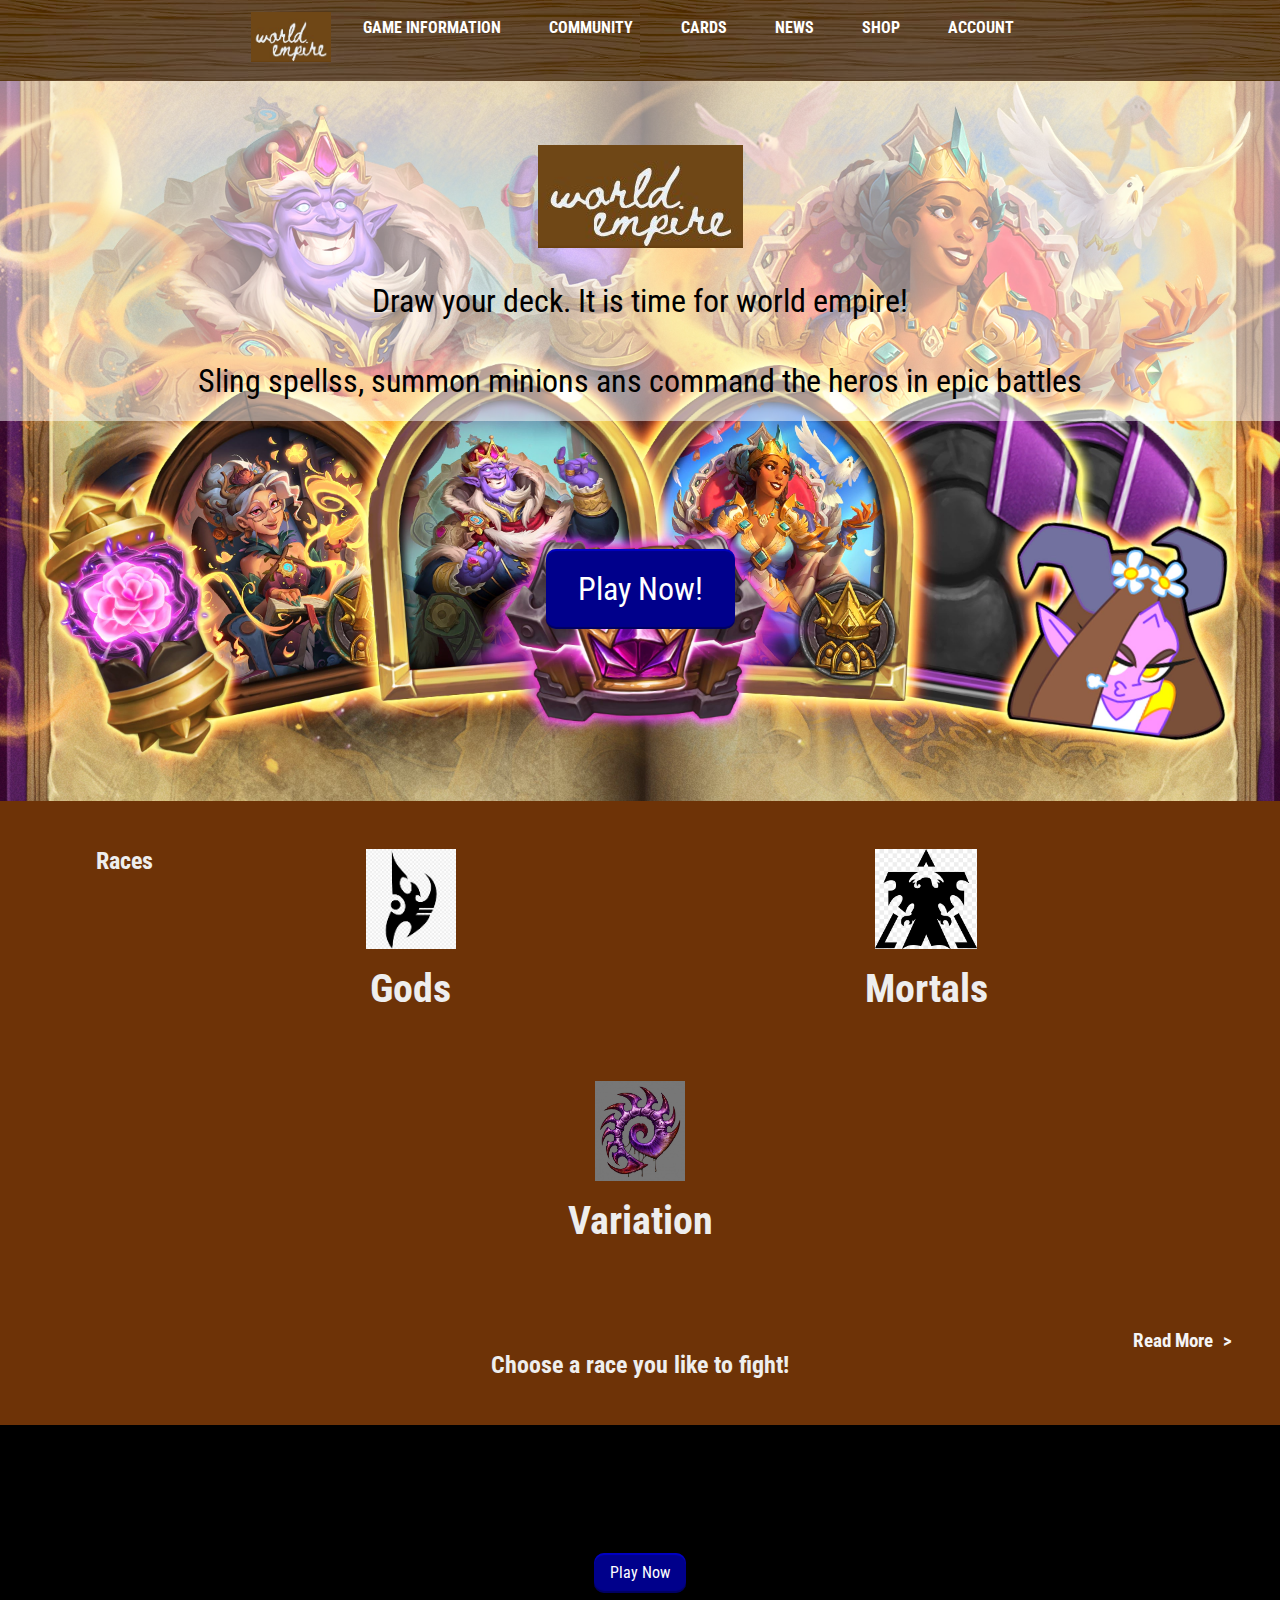
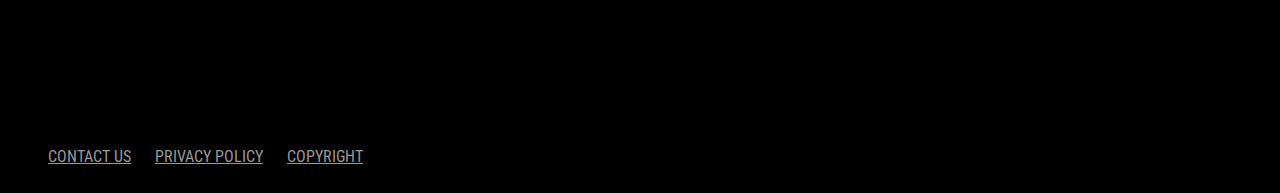
<file: index.html>
<!doctype html>
<html lang="en">
	<head>
		<meta charset="utf-8">
		<title>world Empire | Overview</title>
		<link href="https://fonts.googleapis.com/css?family=Roboto+Condensed:300,400,700" rel="stylesheet">
		<link rel="stylesheet" href="style.css">
        <link rel="logo" href="images/logo.jpg"></link>
	</head>
	<body class="page-overview">
		
		<nav id="main-menu">
			
			<ul>
				<li><img src="images/logo.jpg"href="index.html" alt="logo"width="80"height="50"></li>
                <li><a href="Gameinformation.html">Game Information</a></li>
                <li><a href="Community.html">Community</a></li>
                <li><a href="Card.html">Cards</a></li>
                <li><a href="#News"id="popupLink">News</a></li>
                <li><a href="#"id="popupLink">Shop</a></li>
				<li><a href="account.html">Account</a></li>
			</ul>

		</nav>
		<div id="popup" class="popup">
			<p>This website is currently not avaliable.</p>
			<p>please try it later</p>
			<button id="closeButton">close</button>
		</div>
		<script src="script.js"></script>

		<header id="page-header">

			<section class="banner-title">

				<figure id="logo">
					<img src="images/logo.jpg" alt="Game logo">
				</figure>
	
				<p>Draw your deck. It is time for world empire!</p>
                <p>Sling spellss, summon minions ans command the heros in epic battles</p>

			</section>

			<nav class="cta-button">
				<a href="">Play Now!</a>
			</nav>

		</header>

		<section id="features">
			
			<h2>Races</h2>

			<article class="features-Gods">
				<h3>Gods</h3>
				
			</article>

			<article class="features-Mortals">
				<h3>Mortals</h3>
				
			</article>
            <article class="features-Variation">
				<h3>Variation</h3>
				
			</article>

			<nav class="read-more">
				<a href="Card.html">Read More</a>
			</nav>
            <h2>Choose a race you like to fight!</h2>
		</section>

		<header id="bottombutton">

			<nav class="cta-button">
				<a href="#">Play Now</a>
			</nav>

		</header>

		<footer id="page-footer">
			
			<nav id="secondary-menu">
				<ul>
					<li>
						<a href="contact-us.html">Contact Us</a>
					</li>
					<li>
						<a href="privacy-policy.html">Privacy Policy</a>
					</li>
					<li>
						<a href="copyright.html">Copyright</a>
					</li>
				</ul>
			</nav>

		</footer>

	</body>
</html>
</file>
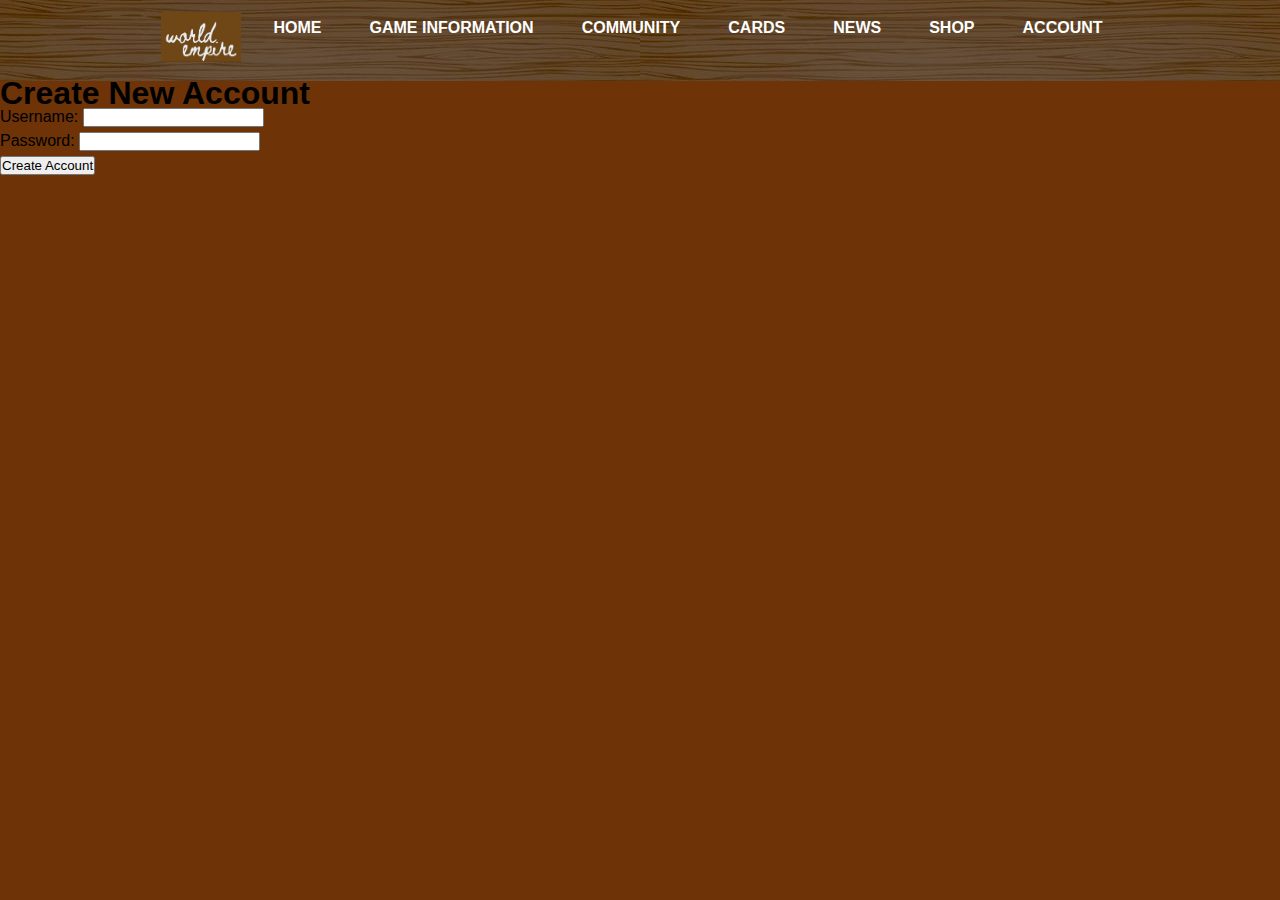
<file: account.html>
<!DOCTYPE html>
<html lang="en">
<head>
<meta charset="UTF-8">
<meta name="viewport" content="width=device-width, initial-scale=1.0">
<title>Create New Account</title>
<link rel="stylesheet" href="style.css">
</head>
<body>
    <nav id="main-menu">
			
        <ul>
            <li><img src="images/logo.jpg"href="index.html" alt="logo"width="80"height="50"></li>
            <li><a href="index.html">Home</a></li>
            <li><a href="Gameinformation.html">Game Information</a></li>
            <li><a href="Community.html">Community</a></li>
            <li><a href="Card.html">Cards</a></li>
            <li><a href="#News"id="popupLink">News</a></li>
            <li><a href="#"id="popupLink">Shop</a></li>
            <li><a href="account.html">Account</a></li>
        </ul>

    </nav>
    <div id="popup" class="popup">
        <p>This website is currently not avaliable.</p>
        <p>please try it later</p>
        <button id="closeButton">close</button>
    </div>
    <script src="script.js"></script>
    

<h1>Create New Account</h1>

<form id="accountForm">
  <div class="form-group">
    <label for="username">Username:</label>
    <input type="text" id="username" name="username" required>
  </div>
  <div class="form-group">
    <label for="password">Password:</label>
    <input type="password" id="password" name="password" required>
  </div>
  <div class="form-group">
    <button type="submit">Create Account</button>
  </div>
</form>

<script src="script.js"></script>

</body>
</html>
</file>
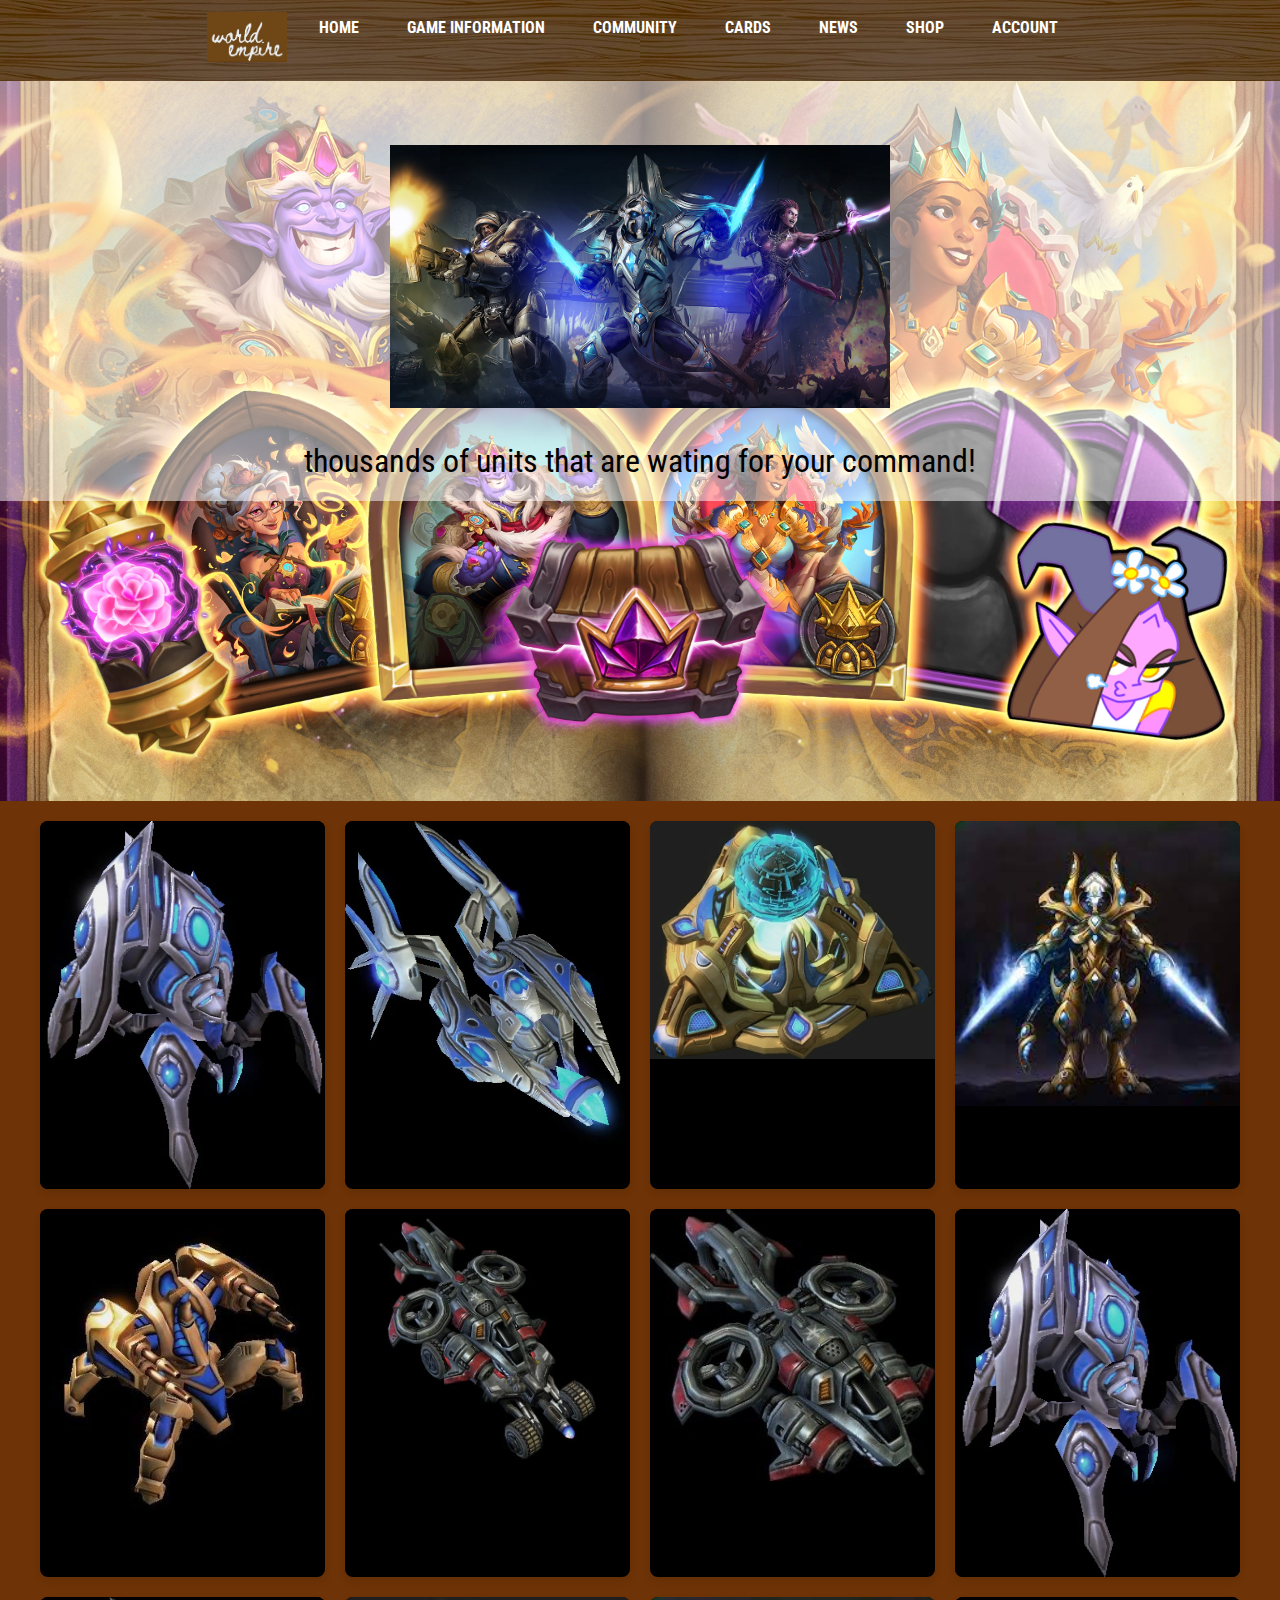
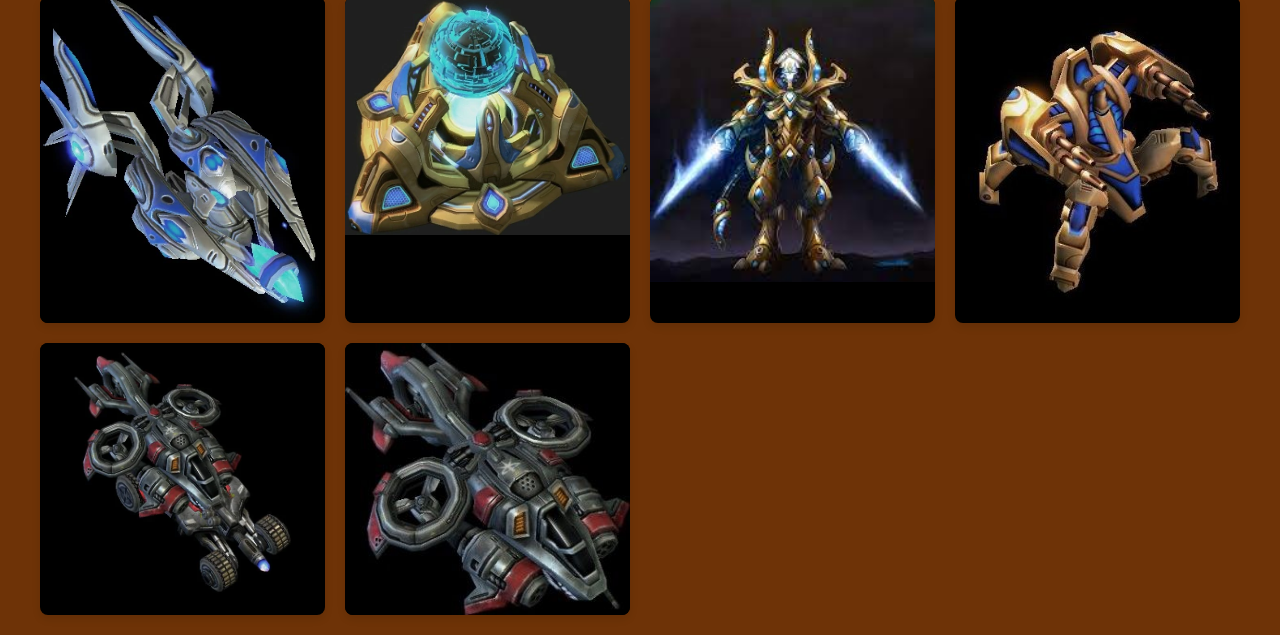
<file: card.html>
<!doctype html>
<html lang="en">
	<head>
		<meta charset="utf-8">
		<title>world Empire | Overview</title>
		<link href="https://fonts.googleapis.com/css?family=Roboto+Condensed:300,400,700" rel="stylesheet">
		<link rel="stylesheet" href="style.css">
        <link rel="logo" href="images/logo.jpg"></link>
	</head>
	<body class="page-overview">
		
		<nav id="main-menu">
			
			<ul>
				<li><img src="images/logo.jpg"href="index.html" alt="logo"width="80"height="50"></li>
				<li><a href="index.html">Home</a></li>
                <li><a href="Gameinformation.html">Game Information</a></li>
                <li><a href="Community.html">Community</a></li>
                <li><a href="Card.html">Cards</a></li>
                <li><a href="#News"id="popupLink">News</a></li>
                <li><a href="#"id="popupLink">Shop</a></li>
				<li><a href="account.html">Account</a></li>
			</ul>

		</nav>
		<div id="popup" class="popup">
			<p>This website is currently not avaliable.</p>
			<p>please try it later</p>
			<button id="closeButton">close</button>
		</div>
		<script src="script.js"></script>
		
		<div id="popup" class="popup">
			<p>This website is currently not avaliable.</p>
			<p>please try it later</p>
			<button id="closeButton">close</button>
		</div>
		<script src="script.js"></script>

        <header id="page-header">

			<section class="banner-title">

				<figure id="logo">
					<img src="images/cards.jpg" alt="Gameartwork">
				</figure>
                <p>thousands of units that are wating for your command!</p>
          

			</section>

			

		</header>

		<section id="cardlibrary">
			<div class="card-container">

			  </div>
				
			</article>

		</section>
    
        
    </body>
</html>
</file>
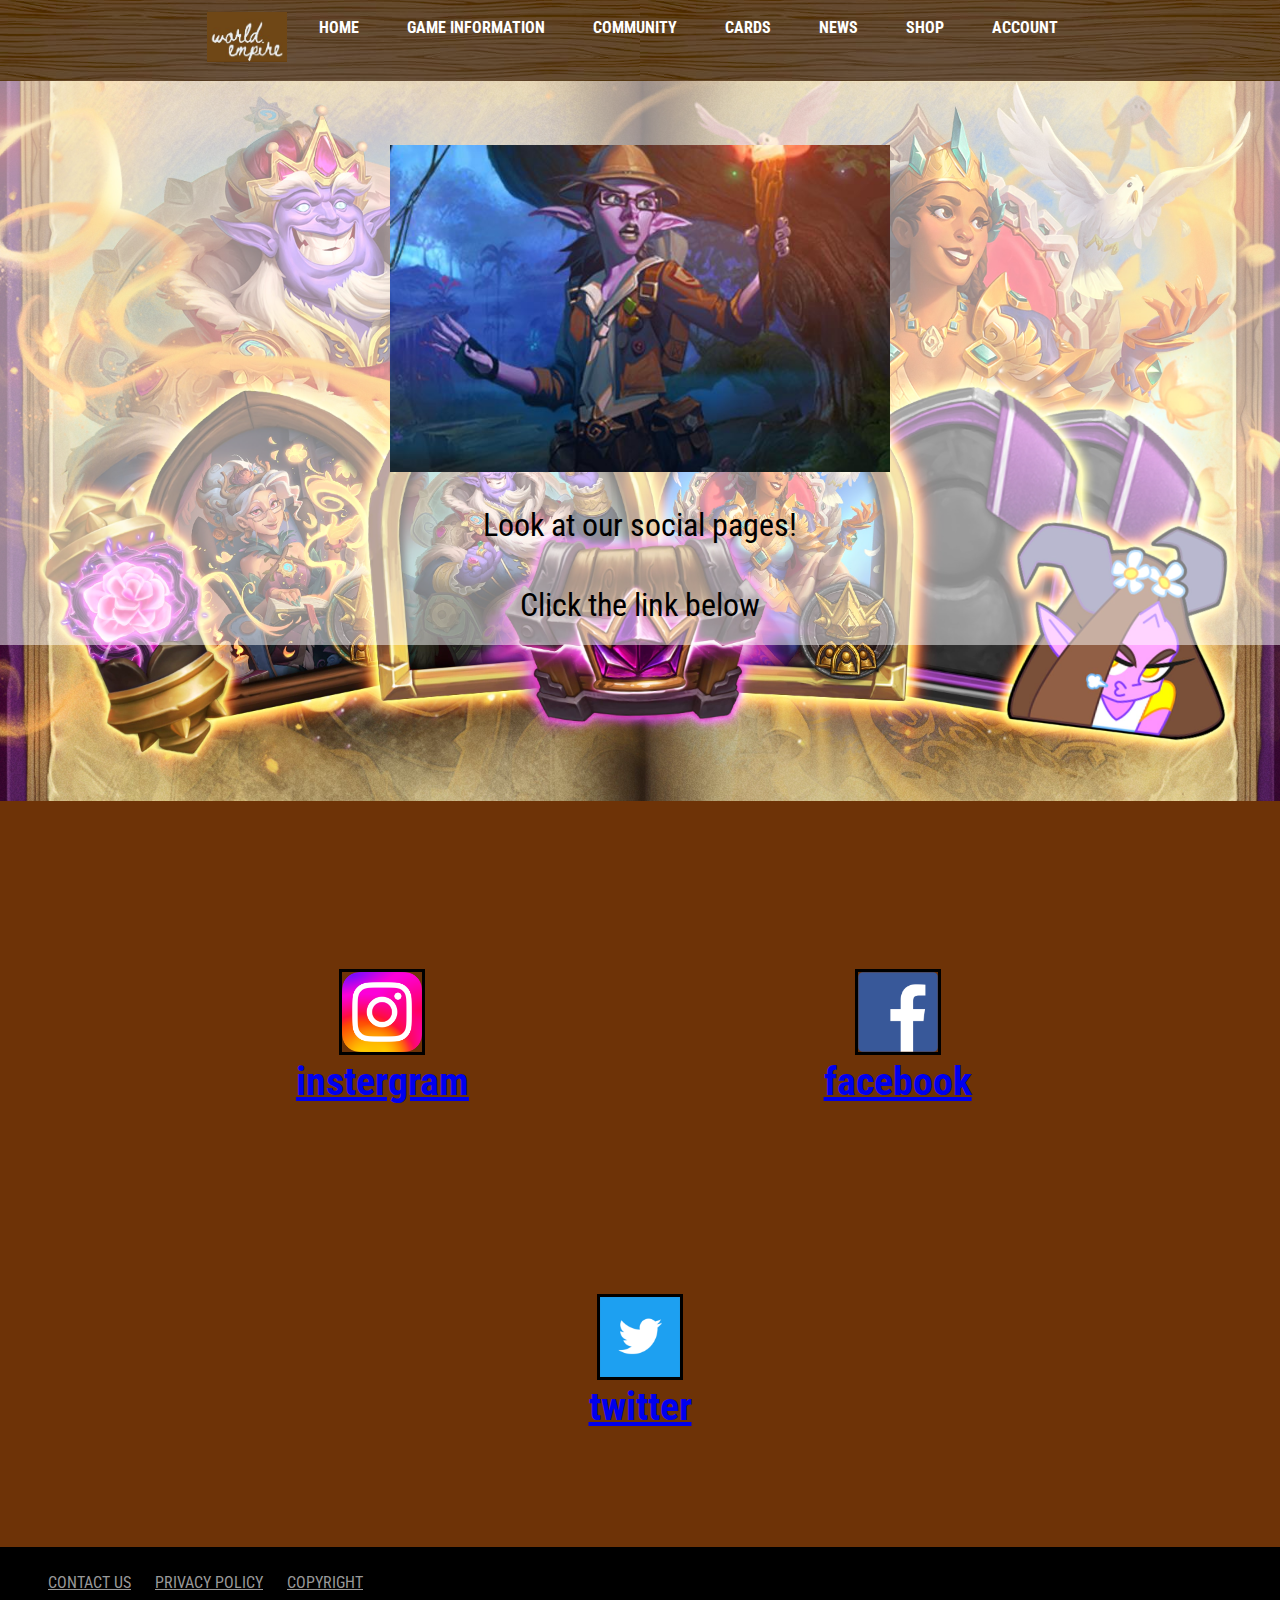
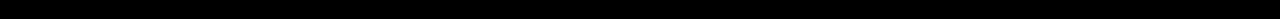
<file: Community.html>
<!doctype html>
<html lang="en">
	<head>
		<meta charset="utf-8">
		<title>world Empire | Overview</title>
		<link href="https://fonts.googleapis.com/css?family=Roboto+Condensed:300,400,700" rel="stylesheet">
		<link rel="stylesheet" href="style.css">
        <link rel="logo" href="images/logo.jpg"></link>
	</head>
	<body class="page-overview">
		
		<nav id="main-menu">
			
			<ul>
				<li><img src="images/logo.jpg"href="index.html" alt="logo"width="80"height="50"></li>
				<li><a href="index.html">Home</a></li>
                <li><a href="Gameinformation.html">Game Information</a></li>
                <li><a href="Community.html">Community</a></li>
                <li><a href="Card.html">Cards</a></li>
                <li><a href="#News"id="popupLink">News</a></li>
                <li><a href="#"id="popupLink">Shop</a></li>
				<li><a href="account.html">Account</a></li>
			</ul>

		</nav>
		<div id="popup" class="popup">
			<p>This website is currently not avaliable.</p>
			<p>please try it later</p>
			<button id="closeButton">close</button>
		</div>
		<script src="script.js"></script>

        <header id="page-header">

			<section class="banner-title">

				<figure id="logo">
					<img src="images/comm.jpg" alt="Game logo">
				</figure>
	
				<p>Look at our social pages!</p>
                <p>Click the link below</p>

			</section>

			

		</header>
        <section id="features">


			<article class="features-instergram">
                <a href="https://www.instagram.com/">
                    <img src="images/ins.jpg"alt="ins">
                    <h3>instergram</h3>
                </a>
				
				
			</article>

			<article class="features-facebook">
				<a href="https://www.facebook.com/">
                    <img src="images/face.png"alt="facebook">
                    <h3>facebook</h3>
                </a>
                
				
			</article>
            <article class="features-twitter">
				<a href="https://www.twitter.com/">
                    <img src="images/twitter.png"alt="twitter">
                    <h3>twitter</h3>
                </a>
				
			</article>



		</section>
        <footer id="page-footer">
			
			<nav id="secondary-menu">
				<ul>
					<li>
						<a href="contact-us.html">Contact Us</a>
					</li>
					<li>
						<a href="privacy-policy.html">Privacy Policy</a>
					</li>
					<li>
						<a href="copyright.html">Copyright</a>
					</li>
				</ul>
			</nav>

		</footer>
    
        
    </body>
</html>
</file>
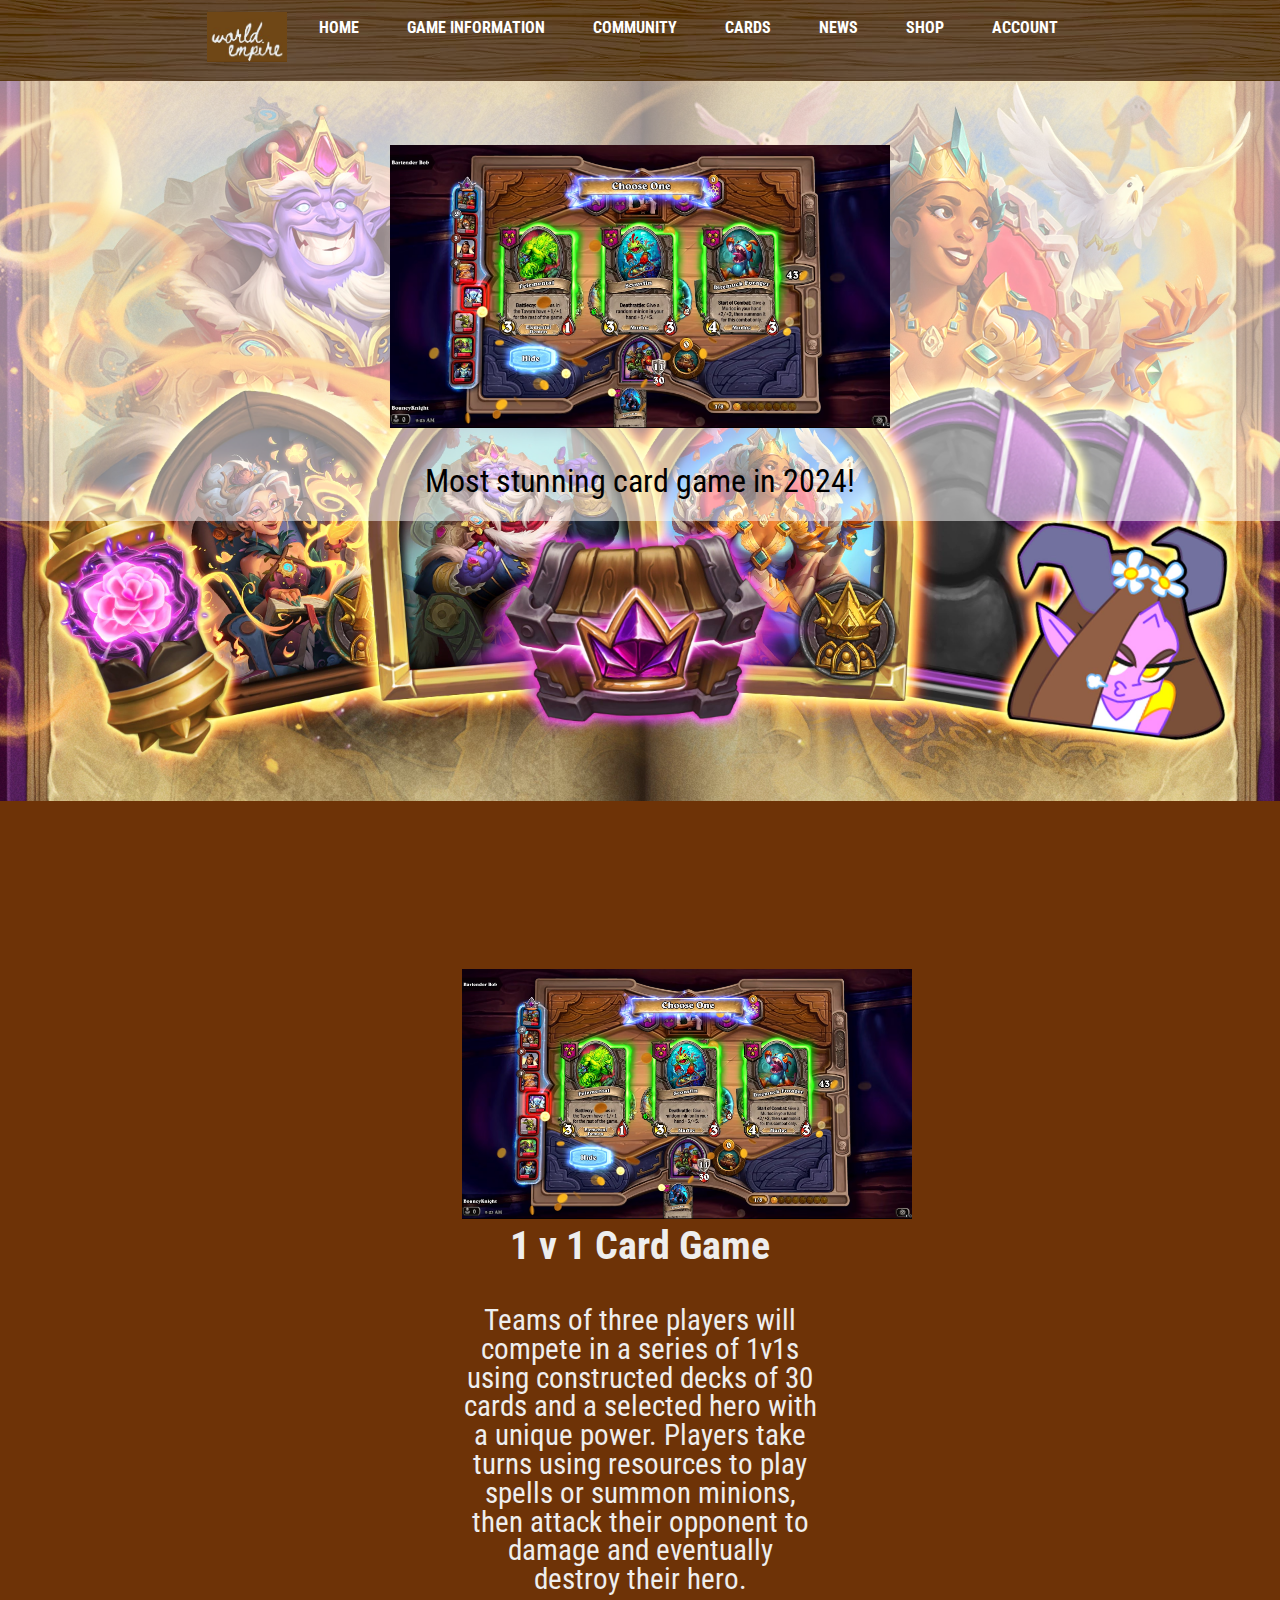
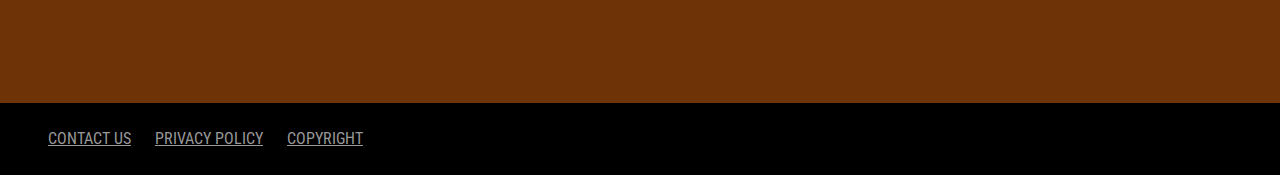
<file: Gameinformation.html>
<!doctype html>
<html lang="en">
	<head>
		<meta charset="utf-8">
		<title>world Empire | Overview</title>
		<link href="https://fonts.googleapis.com/css?family=Roboto+Condensed:300,400,700" rel="stylesheet">
		<link rel="stylesheet" href="style.css">
        <link rel="logo" href="images/logo.jpg"></link>
	</head>
	<body class="page-overview">
		
		<nav id="main-menu">
			
			<ul>
				<li><img src="images/logo.jpg"href="index.html" alt="logo"width="80"height="50"></li>
				<li><a href="index.html">Home</a></li>
                <li><a href="Gameinformation.html">Game Information</a></li>
                <li><a href="Community.html">Community</a></li>
                <li><a href="Card.html">Cards</a></li>
                <li><a href="#News"id="popupLink">News</a></li>
                <li><a href="#"id="popupLink">Shop</a></li>
				<li><a href="account.html">Account</a></li>
			</ul>

		</nav>
		<div id="popup" class="popup">
			<p>This website is currently not avaliable.</p>
			<p>please try it later</p>
			<button id="closeButton">close</button>
		</div>
		<script src="script.js"></script>
		
        <header id="page-header">

			<section class="banner-title">

				<figure id="logo">
					<img src="images/battle.jpg" alt="Game logo">
				</figure>
	
				<p>Most stunning card game in 2024!</p>
            

			</section>

			

		</header>
        <section id="features">


			

			<article class="features-performance">
                <img src="images/battle.jpg" width=450px height=250px>
				<h3>1 v 1 Card Game</h3>
				<p>Teams of three players will compete in a series of 1v1s using constructed decks of 30 cards and a selected hero with a unique power. Players take turns using resources to play spells or summon minions, then attack their opponent to damage and eventually destroy their hero.</p>
				
			</article>



		</section>
        <footer id="page-footer">
			
			<nav id="secondary-menu">
				<ul>
					<li>
						<a href="contact-us.html">Contact Us</a>
					</li>
					<li>
						<a href="privacy-policy.html">Privacy Policy</a>
					</li>
					<li>
						<a href="copyright.html">Copyright</a>
					</li>
				</ul>
			</nav>

		</footer>
    
        
    </body>
</html>
</file>
<file: style.css>
* {
	margin: 0;
	padding: 0;
}

body {
	font-family: 'Roboto Condensed', Helvetica, Arial, sans-serif;
	font-size: 14px;
	line-height: 1.5em;
	background: rgb(110, 51, 7);
	color: black;
	
}

/* Main Menu */

#main-menu {
	background-image: url(images/123.png);
}

#main-menu ul {
	padding: 0.5em 0;
	text-align: center;
}


#main-menu li {
	list-style: none;
	padding: 0.1em 0.5em;
}

#main-menu a {
	display: block;
	color: white;
	text-decoration: none;
	padding: 0.25em 1em;
	text-transform: uppercase;
	border-radius: 3px;
	font-weight: bold;
	transition: all 1s ease;

}

#main-menu a:hover {
	background-color: white;
	color: black;
}
.read-more {
	width: 100%;
	padding-top: 1em;
}

.read-more a {
	float: right;
	color: whitesmoke;
	font-weight: bold;
	font-size: 1.2em;
	text-decoration: none;
}

.read-more a:after {
	content: ">";
	margin-left: 0.5em;
}	


/* Page Header */

#page-header {
	background-size: cover;
	background-position: center center;
	text-align: center;
	font-size: 2em;
	line-height: 1.5em;
}

#page-header .banner-title {
	background: rgba(255,255,255,0.5);
}

#page-header #logo {
	padding-top: 5%;
}

#page-header #logo img {
	max-width: 500px;
}


#page-header p {
	padding: 0.5em 0.5em 0.5em 0.5em;
}

#page-header .cta-button {
	text-align: center;
	padding: 10% 0;
}

#page-header .cta-button a {
	display: inline-block;
	background-color: darkblue;
	color: white;
	text-decoration: none;
	padding: 0.5em 1em;
	border-radius: 10px;
	box-shadow: inset rgba(0,0,255,0.5) 0 2px 1px, inset rgba(0,0,0,0.3) 0 -2px 1px;
}

#page-header .cta-button a:hover {
	color: black;
	background-color: white;
	box-shadow: none;
}

body.page-overview #page-header {
	background-image: url(images/abc.jpg);
}

body.page-about-us #page-header {
	background-image: url(images/background-about-us.jpg);
}



#features {
	display: flex;
	flex-wrap: wrap;
	justify-content: center;
    background: rgb(110, 51, 7);
    color: #eee;
}

#features article {
	width: 100%;
	background-repeat: no-repeat;
	background-position: center top;
	background-size: auto 100px;
	padding-bottom: 0.5em;
	padding-top: 120px !important;
}

#features article h3 {
	font-size: 2.5em;
	line-height: 1em;
	margin-bottom: 1em;
	text-align: center;
}
#features article p {
	font-size: 1.8em;
	line-height: 1em;
	margin-bottom: 1em;
	text-align: center;
}

#features article.features-Mortals {/*the style in community and index are same so i use both and not rewrite it again*/
	background-image: url(images/hum.png);
}

#features article.features-Gods {
	background-image: url(images/gods.png);
}
#features article.features-Variation {
    background-image: url(images/var.jpg);
}
.features-instergram {
	display: block;
	text-align: center;
	
}

.features-instergram img{
	width: 80px;
	height: 80px;
	border: 3px solid black;
}
.features-facebook {
	display: block;
	text-align: center ;
	
}

.features-facebook img{
	width: 80px;
	height: 80px;
	border: 3px solid black;
}

.features-twitter {
	display: block;
	text-align: center;
	
}

.features-twitter img{
	width: 80px;
	height: 80px;
	border: 3px solid black;
}

/* bottombuttom */

#bottombutton {
	background: black;
	
}

#bottombutton .cta-button {
	text-align: center;
	padding: 10% 0;
}

#bottombutton .cta-button a {
	display: inline-block;
	background-color: darkblue;
	color: white;
	text-decoration: none;
	padding: 0.5em 1em;
	border-radius: 10px;
	box-shadow: inset rgba(0,0,255,0.5) 0 2px 1px, inset rgba(0,0,0,0.3) 0 -2px 1px;
}

#bottombutton .cta-button a:hover {
	color: black;
	background-color: white;
	box-shadow: none;
}

/* PageFooter */

#page-footer {
	padding: 1.5em;
	text-transform: uppercase;
}

#secondary-menu li {
	list-style: none;
}

#secondary-menu a {
	color: #999;
}
/*The @media rule is used in media queries to apply different styles for different media types/devices.*/
@media only screen and (min-width: 900px) {

	body {
		font-size: 16px;
		line-height: 1.5em;
	}

	/* Main Menu */

	#main-menu ul {
		display: flex;
		justify-content: center;
		padding: 0;
		text-align: left;
	}

	#main-menu li {
		padding: 0.75em 0.5em;
	}

	/* Page Header */

	#page-header {
		min-height: 80vh;
	}

	#page-header h1 {
		font-size: 4em;
	}

	/* Main Content */

	#main-content,
	#features,
	#testimonials {
		padding: 3em;
	}

	

	#features article {
		width: 30%;
		padding: 2em 5em;
	}


	/* Page Footer */

	#page-footer {
		padding: 1.5em 3em;
		background: black;
		color: #eee;
	}

	#secondary-menu ul {
		display: flex;
	}

	#secondary-menu li {
		padding: 0;
		padding-right: 1.5em;
	}

}
/*this is error msg window*/
.popup {
	display: none;
	position: fixed;
	top: 50%;
	left: 50%;
	height: 60px;
	transform: translate(-50%, -50%);
	background-color: lightblue;
	padding: 20px;
	border: 1px solid black;
	box-shadow: 0 0 10px rgba(0, 0, 0, 0.1);
	font-size: 1.3em;
  }
  #closeButton {
	position: absolute;
	bottom: 10px; 
	right: 10px; 
	background-color: blanchedalmond;
	width: 48px;
  }
/* cardlibrary*/
#cardlibrary {
	display: flex;
	justify-content: center;
	background: rgb(110, 51, 7);
	color: #eee;
	padding: 20px 0;
  }
  
  .card-container {
	display: grid;
	grid-template-columns: repeat(4, 1fr);
	grid-gap: 20px;
	max-width: 1200px;
	width: 100%;
	padding: 0 20px;
  }
  
  .card {
	background-color: black;
	border-radius: 8px;
	box-shadow: 0 4px 8px rgba(0, 0, 0, 0.1);
	overflow: hidden;
  }
  
  .card img {
	width: 100%;
	height: auto;
	display: block;
  }
</file>
